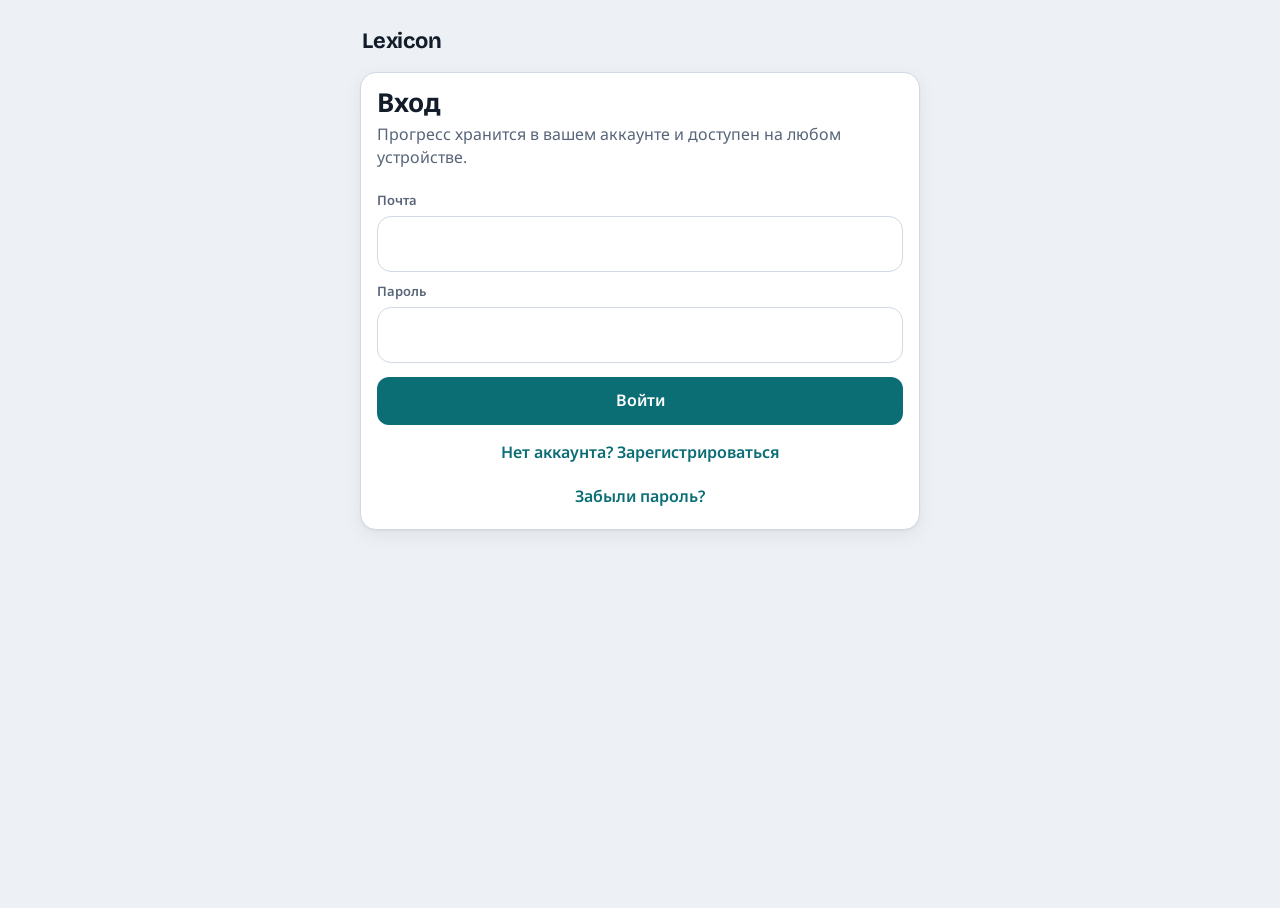
<file: index.html>
<!doctype html>
<html lang="ru">
<head>
<meta charset="utf-8">
<meta name="viewport" content="width=device-width,initial-scale=1,viewport-fit=cover">
<title>Lexicon</title>
<meta name="description" content="Тренажёр слов: английский и нидерландский">
<meta name="theme-color" content="#EDF0F4" media="(prefers-color-scheme: light)">
<meta name="theme-color" content="#0D131A" media="(prefers-color-scheme: dark)">
<meta name="apple-mobile-web-app-capable" content="yes">
<meta name="mobile-web-app-capable" content="yes">
<meta name="apple-mobile-web-app-status-bar-style" content="default">
<meta name="apple-mobile-web-app-title" content="Lexicon">
<link rel="manifest" href="manifest.webmanifest">
<link rel="icon" type="image/png" href="icons/icon-192.png">
<link rel="apple-touch-icon" href="icons/apple-touch-icon.png">
<link rel="stylesheet" href="https://fonts.googleapis.com/css2?family=Bricolage+Grotesque:wght@500;700&family=Noto+Sans:wght@400;500;600&display=swap">
<link rel="stylesheet" href="app.css">
</head>
<body>
<div id="app">
  <header class="top"><div class="brand">Lexicon<small id="brandlang"></small></div><small id="topinfo"></small></header>
  <main id="view"><p class="muted">Загрузка…</p></main>
</div>
<nav class="tabs" id="tabs" aria-label="Разделы" hidden><div class="in">
  <button data-tab="home" aria-current="true"><svg viewBox="0 0 24 24" fill="none" stroke="currentColor" stroke-width="2" stroke-linecap="round" stroke-linejoin="round"><path d="M4 11l8-7 8 7v9a1 1 0 0 1-1 1h-4v-6H9v6H5a1 1 0 0 1-1-1z"/></svg>Сегодня</button>
  <button data-tab="dict"><svg viewBox="0 0 24 24" fill="none" stroke="currentColor" stroke-width="2" stroke-linecap="round" stroke-linejoin="round"><path d="M4 19.5A2.5 2.5 0 0 1 6.5 17H20V3H6.5A2.5 2.5 0 0 0 4 5.5z"/><path d="M4 19.5A2.5 2.5 0 0 0 6.5 22H20v-5"/></svg>Словарь</button>
  <button data-tab="stats"><svg viewBox="0 0 24 24" fill="none" stroke="currentColor" stroke-width="2" stroke-linecap="round" stroke-linejoin="round"><path d="M5 20V10M12 20V4M19 20v-7"/></svg>Прогресс</button>
  <button data-tab="ipa"><svg viewBox="0 0 24 24" fill="none" stroke="currentColor" stroke-width="2" stroke-linecap="round" stroke-linejoin="round"><path d="M21 15a2 2 0 0 1-2 2H7l-4 4V5a2 2 0 0 1 2-2h14a2 2 0 0 1 2 2z"/></svg>Транскрипция</button>
</div></nav>
<script src="vendor/supabase.js"></script>
<script src="app.js"></script>
<script>
if("serviceWorker" in navigator){window.addEventListener("load",function(){navigator.serviceWorker.register("sw.js").catch(function(){})})}
</script>
</body>
</html>
</file>
<file: app.css>
:root{
  --bg:#EDF0F4;--surface:#FFFFFF;--surface2:#E3E8EF;--ink:#131C29;--muted:#586579;--line:#D2D9E3;
  --accent:#0B6E75;--accent-ink:#FFFFFF;--accent-soft:#D5EDEF;
  --ok:#1B7F4F;--ok-soft:#D8F0E3;--bad:#B63434;--bad-soft:#F7DCDC;--warn:#8A5F00;--warn-soft:#F6EBCB;
  --shadow:0 1px 2px rgba(19,28,41,.06),0 6px 20px rgba(19,28,41,.06);
  --font-body:"Noto Sans",system-ui,-apple-system,"Segoe UI",sans-serif;
  --font-display:"Bricolage Grotesque","Noto Sans",system-ui,sans-serif;
}
@media (prefers-color-scheme:dark){:root:not([data-theme="light"]){
  --bg:#0D131A;--surface:#161F29;--surface2:#1F2A36;--ink:#E8EEF4;--muted:#93A1B3;--line:#2A3745;
  --accent:#4EC2B8;--accent-ink:#06211F;--accent-soft:#16363A;
  --ok:#5CD08F;--ok-soft:#153726;--bad:#F08585;--bad-soft:#3C1E1F;--warn:#E6B94E;--warn-soft:#3A2F12;
  --shadow:0 1px 2px rgba(0,0,0,.3),0 6px 20px rgba(0,0,0,.25);}}
:root[data-theme="dark"]{
  --bg:#0D131A;--surface:#161F29;--surface2:#1F2A36;--ink:#E8EEF4;--muted:#93A1B3;--line:#2A3745;
  --accent:#4EC2B8;--accent-ink:#06211F;--accent-soft:#16363A;
  --ok:#5CD08F;--ok-soft:#153726;--bad:#F08585;--bad-soft:#3C1E1F;--warn:#E6B94E;--warn-soft:#3A2F12;
  --shadow:0 1px 2px rgba(0,0,0,.3),0 6px 20px rgba(0,0,0,.25);}
*{box-sizing:border-box}
[hidden]{display:none!important}
html,body{height:100%}
body{background:var(--bg);color:var(--ink);font-family:var(--font-body);font-size:16px;line-height:1.45;padding-inline:16px;-webkit-text-size-adjust:100%}
button{font:inherit;color:inherit;cursor:pointer;-webkit-tap-highlight-color:transparent}
button:focus-visible,input:focus-visible,textarea:focus-visible{outline:3px solid var(--accent);outline-offset:2px}
#app{max-width:560px;margin:0 auto;min-height:100%;display:flex;flex-direction:column;padding-block:12px 96px}
.top{display:flex;align-items:baseline;justify-content:space-between;padding:6px 2px 14px}
.brand{font-family:var(--font-display);font-weight:700;font-size:22px;letter-spacing:-.01em}
.top small{color:var(--muted);font-size:13px}
h2{font-family:var(--font-display);font-size:26px;line-height:1.15;margin:0 0 4px;text-wrap:balance}
h3{font-family:var(--font-display);font-size:18px;margin:0}
.lead{color:var(--muted);margin:0 0 16px}
.stack{display:flex;flex-direction:column;gap:12px}
.panel{background:var(--surface);border:1px solid var(--line);border-radius:16px;padding:16px;box-shadow:var(--shadow)}
.row{display:flex;align-items:center;justify-content:space-between;gap:12px}
.row.wrap{flex-wrap:wrap}
.big{font-family:var(--font-display);font-weight:700;font-size:34px;line-height:1;font-variant-numeric:tabular-nums}
.muted{color:var(--muted)}
.small{font-size:13px}
.label{font-size:12px;letter-spacing:.08em;text-transform:uppercase;color:var(--muted);font-weight:600;margin:14px 0 4px}
.btn{display:inline-flex;align-items:center;justify-content:center;gap:8px;min-height:48px;padding:0 20px;border-radius:12px;border:1px solid var(--line);background:var(--surface2);font-weight:600}
.btn.primary{background:var(--accent);color:var(--accent-ink);border-color:transparent}
.btn.block{width:100%}
.btn[disabled]{opacity:.45;cursor:not-allowed}
.btn.ghost{background:transparent}
.btn.icon{min-width:48px;padding:0 12px}
.card-task{display:flex;flex-direction:column;gap:10px}
.card-task .meta{display:flex;justify-content:space-between;align-items:flex-end;gap:12px}
.card-task .note{color:var(--muted);font-size:14px;margin:0}
.meter{height:8px;border-radius:99px;background:var(--surface2);overflow:hidden}
.meter>i{display:block;height:100%;background:var(--accent);border-radius:99px}
.tabs{position:fixed;left:0;right:0;bottom:0;background:var(--surface);border-top:1px solid var(--line);display:flex;justify-content:center;padding-bottom:env(safe-area-inset-bottom,0px)}
.tabs .in{display:flex;width:100%;max-width:560px}
.tabs button{flex:1;background:none;border:0;padding:12px 4px 10px;display:flex;flex-direction:column;align-items:center;gap:2px;color:var(--muted);font-size:12px;font-weight:600}
.tabs button[aria-current="true"]{color:var(--accent)}
.tabs svg{width:24px;height:24px}
.word{font-family:var(--font-display);font-weight:700;font-size:34px;line-height:1.15;letter-spacing:-.01em;overflow-wrap:anywhere;text-wrap:balance}
.ipa{font-family:var(--font-body);color:var(--accent);font-size:19px;overflow-wrap:anywhere}
.ru{font-size:19px;font-weight:500}
.prompt{padding:20px 16px}
.opts{display:flex;flex-direction:column;gap:10px}
.opt{text-align:left;min-height:58px;padding:12px 16px;border-radius:14px;border:1.5px solid var(--line);background:var(--surface);display:flex;flex-direction:column;justify-content:center;gap:2px;font-size:18px}
.opt .ipa{font-size:15px}
.opt.ok{border-color:var(--ok);background:var(--ok-soft)}
.opt.bad{border-color:var(--bad);background:var(--bad-soft)}
.qtimer{height:6px;margin-top:14px;border-radius:99px;background:var(--surface2);overflow:hidden}
.qtimer>i{display:block;height:100%;background:var(--accent);border-radius:99px;transform-origin:left;animation:qtime linear forwards}
@keyframes qtime{from{transform:scaleX(1)}to{transform:scaleX(0)}}
.qsizes{display:grid;grid-template-columns:1fr 1fr;gap:10px}
.opt[disabled]{cursor:default}
.field{width:100%;min-height:56px;padding:0 16px;border-radius:14px;border:1.5px solid var(--line);background:var(--surface);color:var(--ink);font:inherit;font-size:20px}
.fb{border-radius:16px;padding:14px 16px;font-weight:600}
.fb.ok{background:var(--ok-soft);color:var(--ok)}
.fb.bad{background:var(--bad-soft);color:var(--bad)}
.fb.info{background:var(--warn-soft);color:var(--warn)}
.ex{margin:0 0 10px}
.ex p{margin:0}
.ex .en{font-weight:500}
.ex .tr{color:var(--muted)}
.dots{display:flex;gap:4px;flex-wrap:wrap}
.dots i{width:10px;height:10px;border-radius:50%;background:var(--surface2);border:1px solid var(--line)}
.dots i.on{background:var(--accent);border-color:var(--accent)}
.list{display:flex;flex-direction:column}
.list .li{display:flex;justify-content:space-between;gap:12px;padding:10px 0;border-top:1px solid var(--line);align-items:center}
.list .li:first-child{border-top:0}
.bars{display:flex;flex-direction:column;gap:8px}
.bar{display:grid;grid-template-columns:96px 1fr 44px;gap:10px;align-items:center;font-size:14px}
.bar b{font-variant-numeric:tabular-nums;text-align:right}
textarea.field{padding:10px 12px;min-height:110px;font-size:13px;font-family:ui-monospace,Menlo,monospace}
.topbar{display:flex;align-items:center;justify-content:space-between;gap:12px;margin-bottom:12px}
.pill{display:inline-block;padding:2px 10px;border-radius:99px;background:var(--accent-soft);color:var(--accent);font-size:13px;font-weight:600}
.phon-row{padding:10px 0;border-top:1px solid var(--line)}
.phon-row:first-child{border-top:0}
.phon-row .sym{font-family:var(--font-display);font-weight:700;font-size:19px;color:var(--accent)}
.phon-row .ex{font-size:14px;color:var(--muted);margin-left:8px}
.phon-row .desc{margin-top:4px;font-size:14px}
.tick{font-variant-numeric:tabular-nums}
@media (prefers-reduced-motion:no-preference){.panel,.opt,.fb{animation:rise .18s ease-out}@keyframes rise{from{opacity:.4;transform:translateY(4px)}to{opacity:1;transform:none}}}
/* ---- app shell additions ---- */
#app{padding-top:calc(12px + env(safe-area-inset-top,0px))}
.brand small{font-family:var(--font-body);font-weight:600;font-size:13px;color:var(--muted);margin-left:6px}
.seg{display:flex;gap:4px;padding:4px;background:var(--surface2);border:1px solid var(--line);border-radius:14px}
.seg button{flex:1;min-width:0;min-height:44px;padding:4px 2px;display:flex;flex-direction:column;align-items:center;justify-content:center;gap:1px;line-height:1.15;border:0;border-radius:10px;background:transparent;font-weight:600;font-size:13px;color:var(--muted)}
.seg button span{max-width:100%;white-space:nowrap;overflow:hidden;text-overflow:ellipsis}
@media (max-width:340px){.seg button{font-size:12px}}
.seg button[aria-pressed="true"]{background:var(--surface);color:var(--ink);box-shadow:var(--shadow)}
.langcard{display:flex;align-items:center;gap:14px;width:100%;text-align:left;padding:18px 16px;border-radius:16px;border:1.5px solid var(--line);background:var(--surface);box-shadow:var(--shadow)}
.langcard .flag{font-size:34px;line-height:1}
.langcard b{display:block;font-family:var(--font-display);font-size:20px}
.auth label{display:block;font-size:13px;font-weight:600;color:var(--muted);margin:10px 0 6px}
.auth .field{font-size:17px}
.err{color:var(--bad);font-size:14px;font-weight:600;margin:0}
.note-ok{color:var(--ok);font-size:14px;font-weight:600;margin:0}
.or{display:flex;align-items:center;gap:10px;color:var(--muted);font-size:13px}
.or:before,.or:after{content:"";flex:1;height:1px;background:var(--line)}
.linkbtn{background:none;border:0;padding:0;color:var(--accent);font-weight:600;min-height:32px}
.center{text-align:center}
/* dictionary */
.dgroup{padding:0;overflow:hidden}
.dhead{width:100%;display:flex;align-items:center;justify-content:space-between;gap:12px;padding:14px 16px;background:none;border:0;color:inherit;text-align:left;font:inherit}
.dhead>span:first-child{display:flex;flex-direction:column;gap:2px}
.dhead .chev{font-size:24px;color:var(--muted);transition:transform .15s}
.dhead[aria-expanded="true"] .chev{transform:rotate(90deg)}
.din{padding:0 16px 12px;border-top:1px solid var(--line)}
.dlist{display:flex;flex-direction:column}
.panel.dlist{padding:4px 16px}
.drow{display:flex;align-items:center;justify-content:space-between;gap:12px;width:100%;min-height:52px;padding:8px 0;background:none;border:0;border-top:1px solid var(--line);color:inherit;text-align:left;font:inherit}
.dlist .drow:first-child{border-top:0}
.drow .dw{display:flex;flex-direction:column;min-width:0}
.drow .dw b{font-weight:600}
.drow .dw .muted{font-size:14px;overflow:hidden;text-overflow:ellipsis;white-space:nowrap}
.dst{flex:none;padding:2px 8px;border-radius:99px;background:var(--accent-soft);color:var(--accent);font-size:12px;font-weight:600}
.dst.ok{background:var(--ok-soft);color:var(--ok)}
/* CEFR level tags and filter */
.dtags{display:flex;align-items:center;gap:6px;flex:none}
.lvl{display:inline-block;min-width:28px;text-align:center;padding:1px 6px;border-radius:6px;font-size:12px;font-weight:700;letter-spacing:.02em;border:1px solid currentColor}
.lvl-a{color:var(--ok)}
.lvl-b{color:var(--accent)}
.lvl-c{color:var(--warn)}
.lvchips{display:flex;flex-wrap:wrap;gap:6px}
.lvchips button{min-height:36px;padding:0 14px;border-radius:99px;border:1px solid var(--line);background:var(--surface);color:var(--ink);font-weight:600;font-size:14px}
.lvchips button[aria-pressed="true"]{background:var(--accent);border-color:var(--accent);color:var(--accent-ink)}
.grow{flex:1}
</file>
